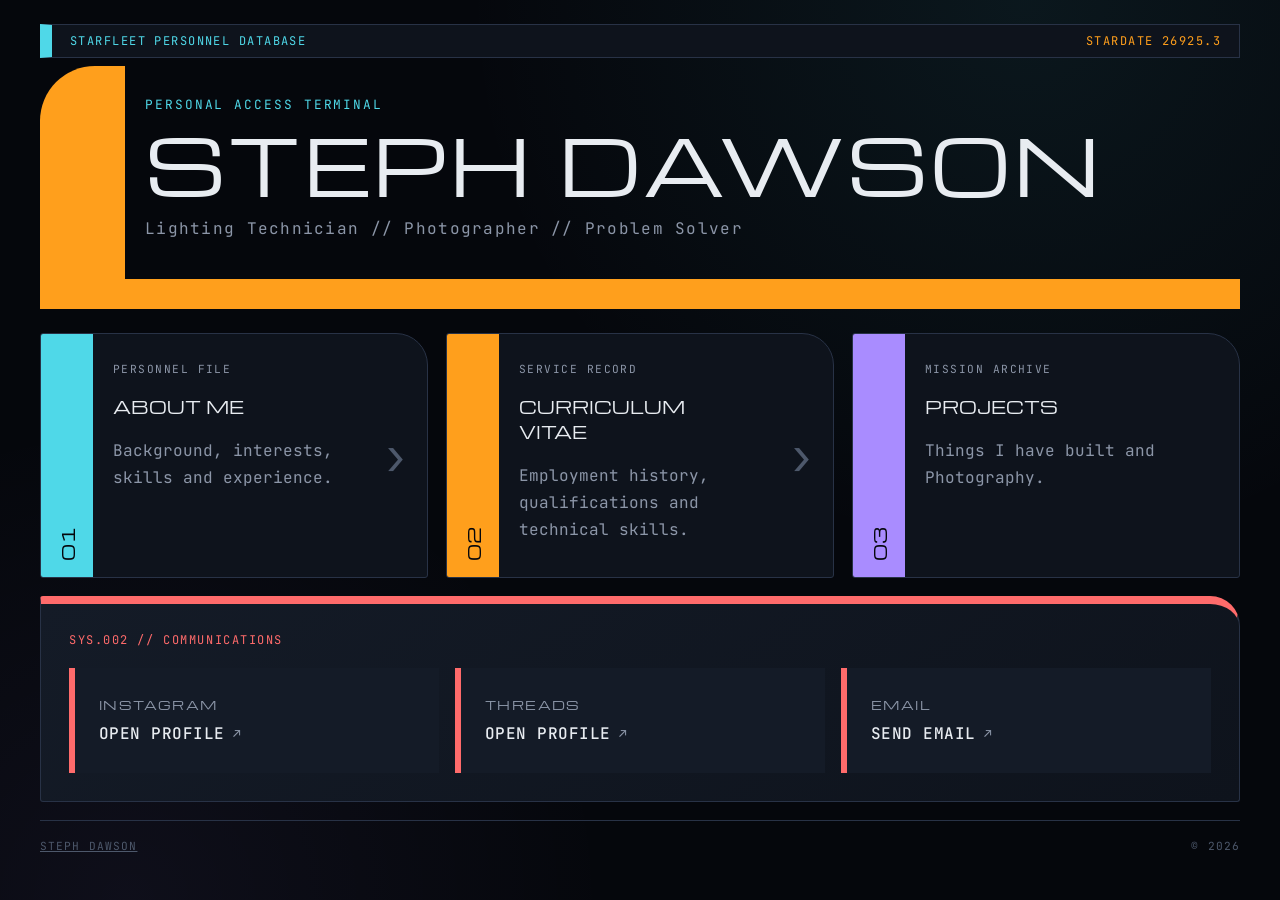
<file: index.html>
<!DOCTYPE html>
<html lang="en">
<head>
  <meta charset="UTF-8">

  <meta
    name="viewport"
    content="width=device-width, initial-scale=1.0"
  >

  <meta
    name="description"
    content="Personal website and project portfolio for Steph Dawson."
  >

  <title>Steph Dawson // Home</title>

  <link rel="stylesheet" href="style.css">
</head>

<body>

  <header class="site-header">

    <div class="stardate-bar">
      <span>STARFLEET PERSONNEL DATABASE</span>

      <span id="stardate">
        STARDATE ----.-
      </span>
    </div>

    <div class="lcars-header">

      <div class="header-elbow" aria-hidden="true"></div>

      <div class="header-content">

        <p class="system-label">
          PERSONAL ACCESS TERMINAL
        </p>

        <h1>STEPH DAWSON</h1>

        <p class="header-subtitle">
          Lighting Technician // Photographer // Problem Solver
        </p>

      </div>

    </div>

  </header>

  <main class="home-grid">


    <a class="navigation-card about-card" href="about.html">

      <div class="card-number">01</div>

      <div class="card-content">
        <p class="card-label">PERSONNEL FILE</p>
        <h2>ABOUT ME</h2>
        <p>
          Background, interests, skills and experience.
        </p>
      </div>

      <span class="card-arrow" aria-hidden="true">›</span>

    </a>

    <a class="navigation-card cv-card" href="cv.html">

      <div class="card-number">02</div>

      <div class="card-content">
        <p class="card-label">SERVICE RECORD</p>
        <h2>CURRICULUM VITAE</h2>
        <p>
          Employment history, qualifications and technical skills.
        </p>
      </div>

      <span class="card-arrow" aria-hidden="true">›</span>

    </a>

    <a class="navigation-card projects-card" href="projects.html">

      <div class="card-number">03</div>

      <div class="card-content">
        <p class="card-label">MISSION ARCHIVE</p>
        <h2>PROJECTS</h2>
        <p>
          Things I have built and Photography.
        </p>
      </div>

      <span class="card-arrow" aria-hidden="true"></span>

    </a>

<section class="communications-panel">

    <p class="communications-heading">
      SYS.002 // COMMUNICATIONS
    </p>

    <div class="communications-grid">

      <a
        class="communications-link"
        href="https://www.instagram.com/celestialteapot/"
        target="_blank"
        rel="noopener noreferrer"
      >
        <span class="communications-name">INSTAGRAM</span>

        <span class="communications-action">
          OPEN PROFILE <span aria-hidden="true">↗</span>
        </span>
      </a>

      <a
        class="communications-link"
        href="https://www.threads.net/@celestialteapot"
        target="_blank"
        rel="noopener noreferrer"
      >
        <span class="communications-name">THREADS</span>

        <span class="communications-action">
          OPEN PROFILE <span aria-hidden="true">↗</span>
        </span>
      </a>

      <a
        class="communications-link"
        href="mailto:celestialteapot@live.co.uk"
      >
        <span class="communications-name">EMAIL</span>

        <span class="communications-action">
          SEND EMAIL <span aria-hidden="true">↗</span>
        </span>
      </a>

    </div>

  </section>
  </main>

  <footer class="site-footer">

    <span><a href="mailto:celestialteapot@live.co.uk">STEPH DAWSON</a></span>

    <span id="current-year"></span>

  </footer>

  <script src="app.js"></script>

</body>
</html>
</file>
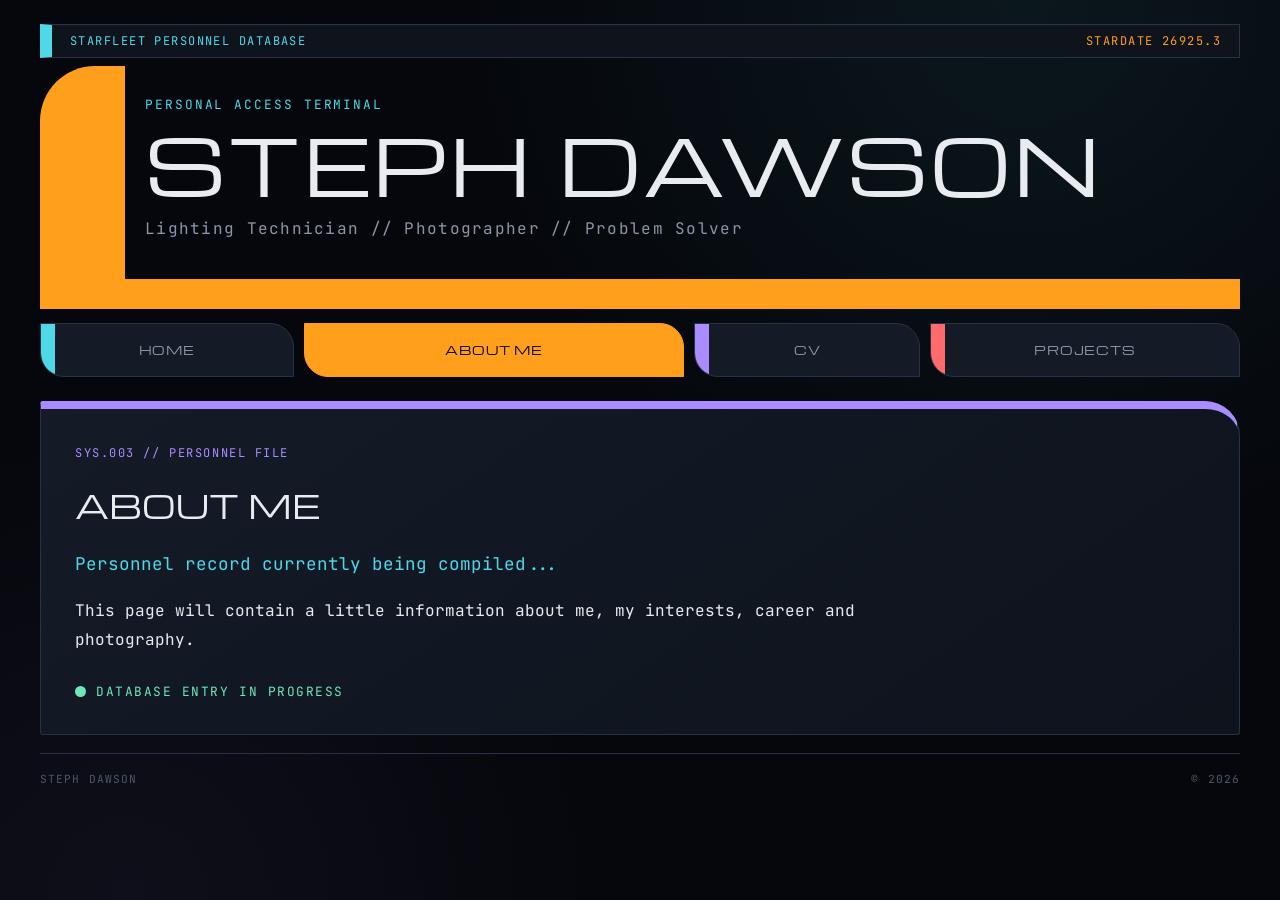
<file: about.html>
<!DOCTYPE html>
<html lang="en">

<head>

    <meta charset="UTF-8">

    <meta name="viewport"
          content="width=device-width, initial-scale=1.0">

    <title>Steph Dawson // About Me</title>

    <link rel="stylesheet" href="style.css">

</head>

<body>

<header class="site-header">

    <div class="stardate-bar">

        <span>STARFLEET PERSONNEL DATABASE</span>

        <span id="stardate">
            STARDATE ----.-
        </span>

    </div>

    <div class="lcars-header">

        <div class="header-elbow"></div>

        <div class="header-content">

            <p class="system-label">
                PERSONAL ACCESS TERMINAL
            </p>

            <h1>STEPH DAWSON</h1>

            <p class="header-subtitle">
                Lighting Technician // Photographer // Problem Solver
            </p>

        </div>

    </div>

    <nav class="main-navigation">

        <a class="nav-link" href="index.html">
            HOME
        </a>

        <a class="nav-link active" href="about.html">
            ABOUT ME
        </a>

        <a class="nav-link" href="cv.html">
            CV
        </a>

        <a class="nav-link" href="projects.html">
            PROJECTS
        </a>

    </nav>

</header>

<main class="home-grid">

    <section class="welcome-panel">

        <p class="panel-code">
            SYS.003 // PERSONNEL FILE
        </p>

        <h2>ABOUT ME</h2>

        <p class="welcome-text">
            Personnel record currently being compiled...
        </p>

        <p>
            This page will contain a little information about me,
            my interests, career and photography.
        </p>

        <div class="status-line">

            <span class="status-light"></span>

            <span>DATABASE ENTRY IN PROGRESS</span>

        </div>

    </section>

</main>

<footer class="site-footer">

    <span>STEPH DAWSON</span>

    <span id="current-year"></span>

</footer>

<script src="app.js"></script>

</body>

</html>
</file>
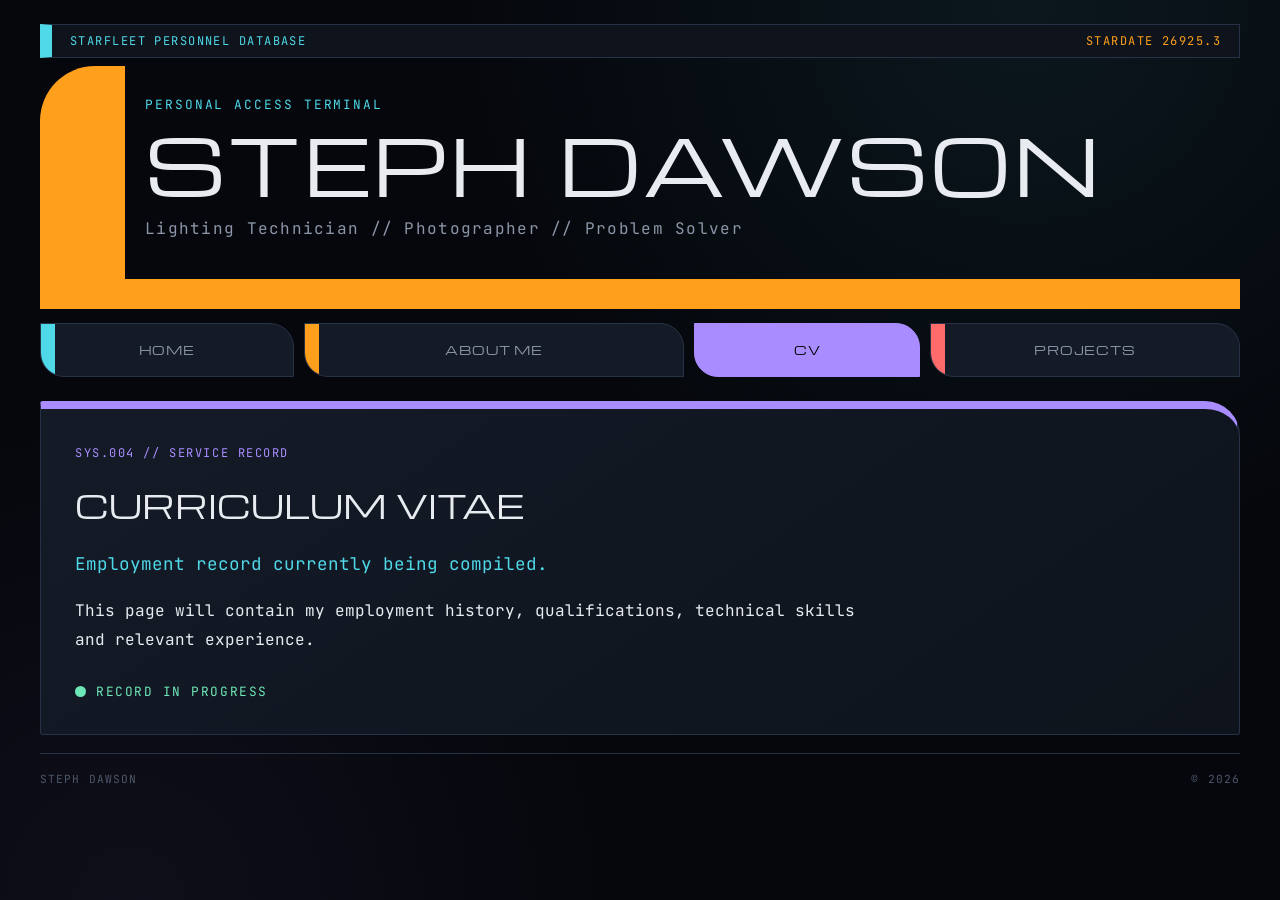
<file: CV.html>
<!DOCTYPE html>
<html lang="en">

<head>

  <meta charset="UTF-8">

  <meta
    name="viewport"
    content="width=device-width, initial-scale=1.0"
  >

  <meta
    name="description"
    content="Curriculum vitae for Steph Dawson."
  >

  <title>Steph Dawson // CV</title>

  <link rel="stylesheet" href="style.css">

</head>

<body>

  <header class="site-header">

    <div class="stardate-bar">

      <span>STARFLEET PERSONNEL DATABASE</span>

      <span id="stardate">
        STARDATE ----.-
      </span>

    </div>

    <div class="lcars-header">

      <div
        class="header-elbow"
        aria-hidden="true"
      ></div>

      <div class="header-content">

        <p class="system-label">
          PERSONAL ACCESS TERMINAL
        </p>

        <h1>STEPH DAWSON</h1>

        <p class="header-subtitle">
          Lighting Technician // Photographer // Problem Solver
        </p>

      </div>

    </div>

    <nav
      class="main-navigation"
      aria-label="Main navigation"
    >

      <a
        class="nav-link"
        href="index.html"
      >
        HOME
      </a>

      <a
        class="nav-link"
        href="about.html"
      >
        ABOUT ME
      </a>

      <a
        class="nav-link active"
        href="cv.html"
        aria-current="page"
      >
        CV
      </a>

      <a
        class="nav-link"
        href="projects.html"
      >
        PROJECTS
      </a>

    </nav>

  </header>

  <main class="home-grid">

    <section class="welcome-panel">

      <p class="panel-code">
        SYS.004 // SERVICE RECORD
      </p>

      <h2>CURRICULUM VITAE</h2>

      <p class="welcome-text">
        Employment record currently being compiled.
      </p>

      <p>
        This page will contain my employment history,
        qualifications, technical skills and relevant experience.
      </p>

      <div class="status-line">

        <span
          class="status-light"
          aria-hidden="true"
        ></span>

        <span>RECORD IN PROGRESS</span>

      </div>

    </section>

  </main>

  <footer class="site-footer">

    <span>STEPH DAWSON</span>

    <span id="current-year"></span>

  </footer>

  <script src="app.js"></script>

</body>

</html>
</file>
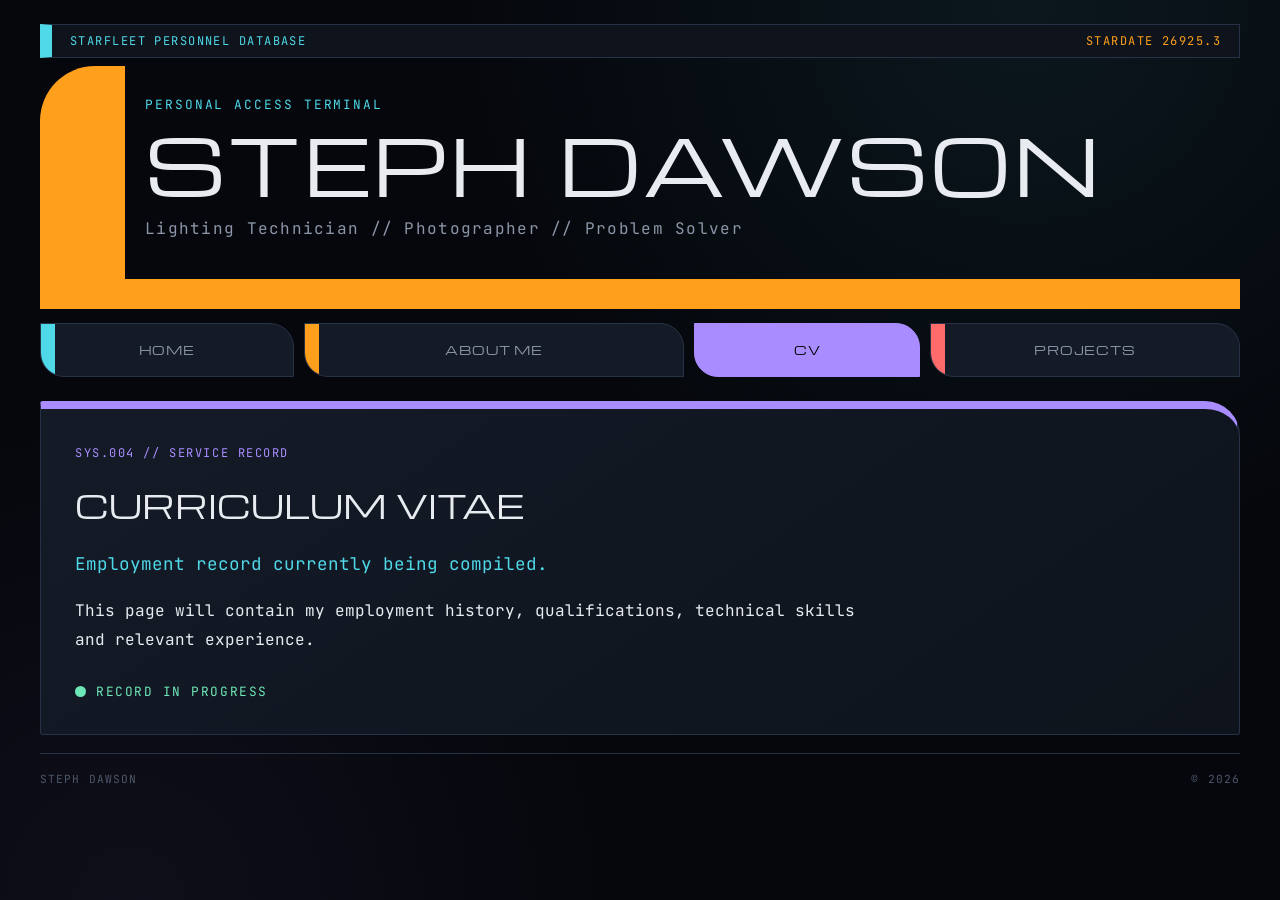
<file: cv.html>
<!DOCTYPE html>
<html lang="en">

<head>

  <meta charset="UTF-8">

  <meta
    name="viewport"
    content="width=device-width, initial-scale=1.0"
  >

  <meta
    name="description"
    content="Curriculum vitae for Steph Dawson."
  >

  <title>Steph Dawson // CV</title>

  <link rel="stylesheet" href="style.css">

</head>

<body>

  <header class="site-header">

    <div class="stardate-bar">

      <span>STARFLEET PERSONNEL DATABASE</span>

      <span id="stardate">
        STARDATE ----.-
      </span>

    </div>

    <div class="lcars-header">

      <div
        class="header-elbow"
        aria-hidden="true"
      ></div>

      <div class="header-content">

        <p class="system-label">
          PERSONAL ACCESS TERMINAL
        </p>

        <h1>STEPH DAWSON</h1>

        <p class="header-subtitle">
          Lighting Technician // Photographer // Problem Solver
        </p>

      </div>

    </div>

    <nav
      class="main-navigation"
      aria-label="Main navigation"
    >

      <a
        class="nav-link"
        href="index.html"
      >
        HOME
      </a>

      <a
        class="nav-link"
        href="about.html"
      >
        ABOUT ME
      </a>

      <a
        class="nav-link active"
        href="cv.html"
        aria-current="page"
      >
        CV
      </a>

      <a
        class="nav-link"
        href="projects.html"
      >
        PROJECTS
      </a>

    </nav>

  </header>

  <main class="home-grid">

    <section class="welcome-panel">

      <p class="panel-code">
        SYS.004 // SERVICE RECORD
      </p>

      <h2>CURRICULUM VITAE</h2>

      <p class="welcome-text">
        Employment record currently being compiled.
      </p>

      <p>
        This page will contain my employment history,
        qualifications, technical skills and relevant experience.
      </p>

      <div class="status-line">

        <span
          class="status-light"
          aria-hidden="true"
        ></span>

        <span>RECORD IN PROGRESS</span>

      </div>

    </section>

  </main>

  <footer class="site-footer">

    <span>STEPH DAWSON</span>

    <span id="current-year"></span>

  </footer>

  <script src="app.js"></script>

</body>

</html>
</file>
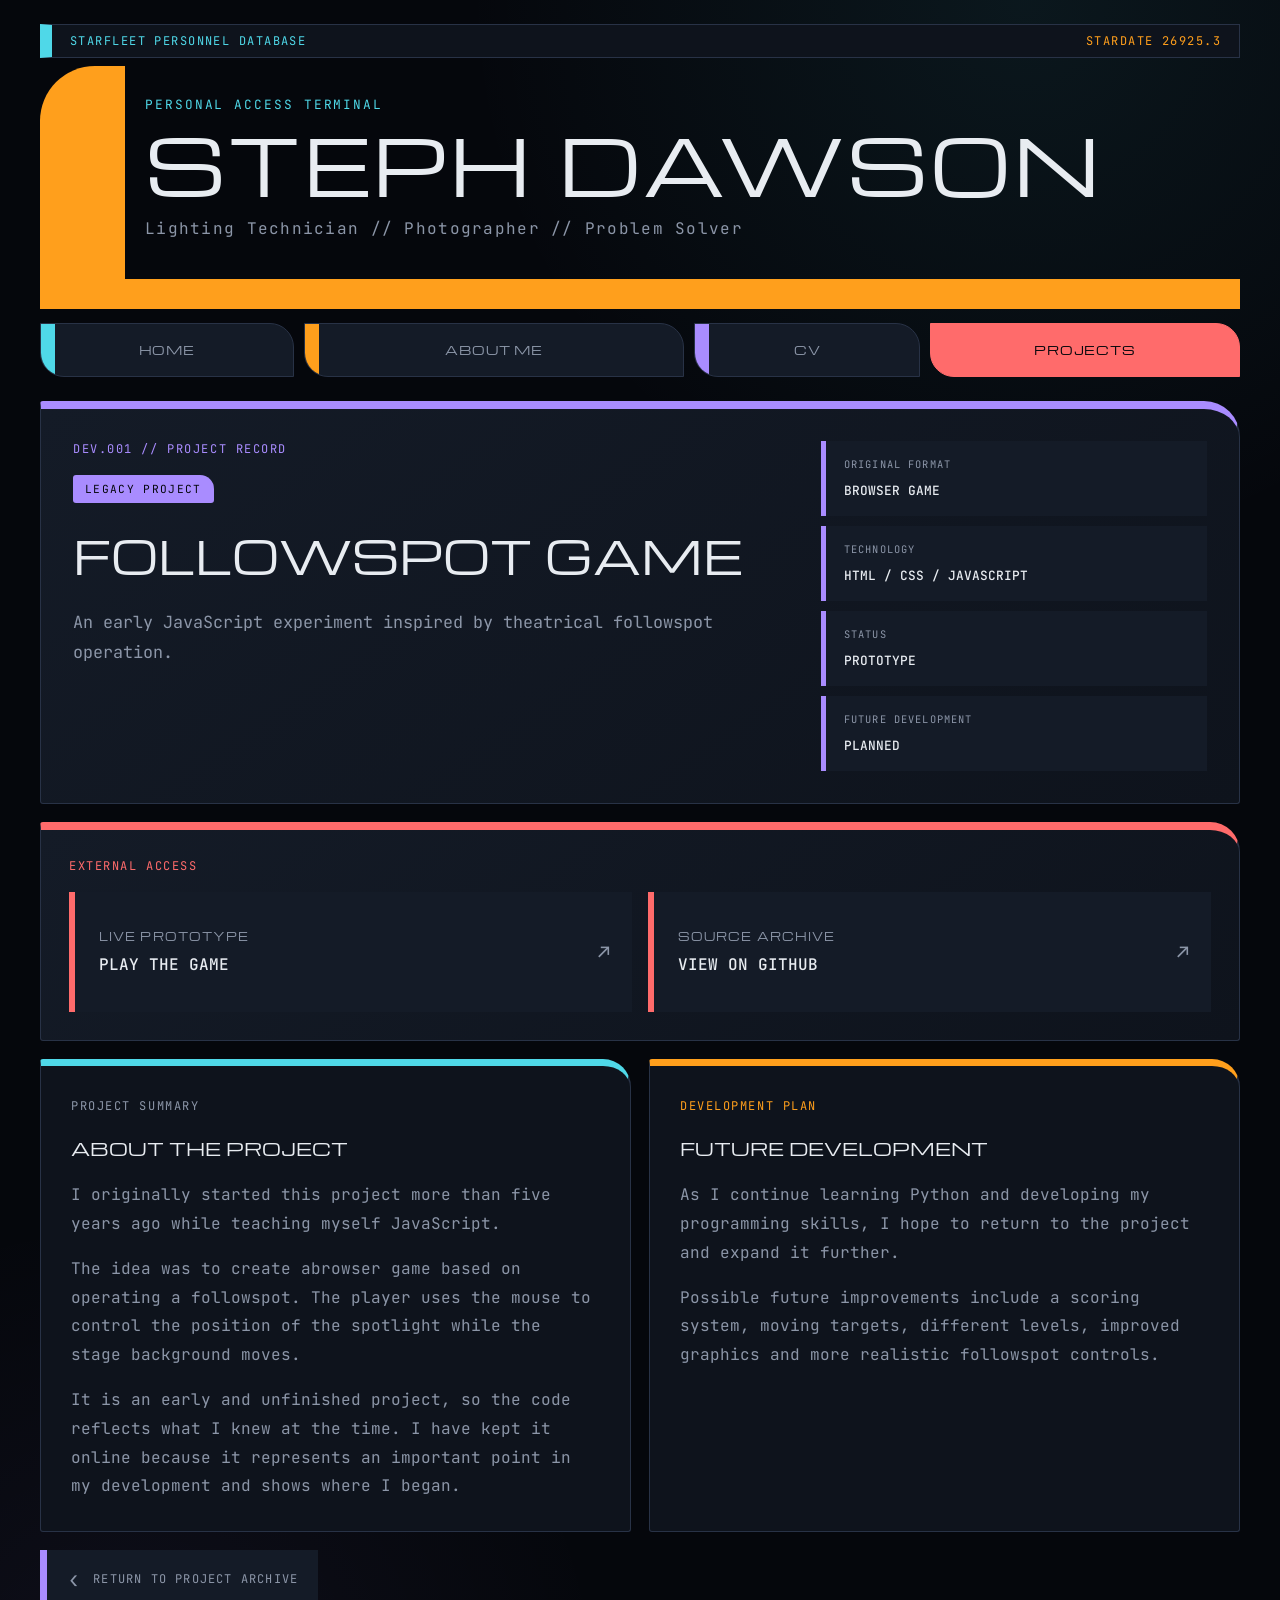
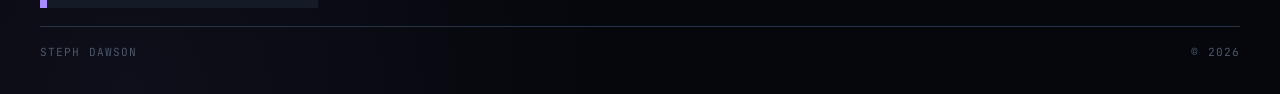
<file: followspot.html>
<!DOCTYPE html>
<html lang="en">

<head>

  <meta charset="UTF-8">

  <meta
    name="viewport"
    content="width=device-width, initial-scale=1.0"
  >

  <meta
    name="description"
    content="An early JavaScript followspot game created by Steph Dawson."
  >

  <title>Steph Dawson // Followspot Game</title>

  <link rel="stylesheet" href="style.css">

</head>

<body>

  <header class="site-header">

    <div class="stardate-bar">

      <span>
        STARFLEET PERSONNEL DATABASE
      </span>

      <span id="stardate">
        STARDATE ----.-
      </span>

    </div>

    <div class="lcars-header">

      <div
        class="header-elbow"
        aria-hidden="true"
      ></div>

      <div class="header-content">

        <p class="system-label">
          PERSONAL ACCESS TERMINAL
        </p>

        <h1>STEPH DAWSON</h1>

        <p class="header-subtitle">
          Lighting Technician // Photographer // Problem Solver
        </p>

      </div>

    </div>

    <nav
      class="main-navigation"
      aria-label="Main navigation"
    >

      <a
        class="nav-link"
        href="index.html"
      >
        HOME
      </a>

      <a
        class="nav-link"
        href="about.html"
      >
        ABOUT ME
      </a>

      <a
        class="nav-link"
        href="cv.html"
      >
        CV
      </a>

      <a
        class="nav-link active"
        href="projects.html"
        aria-current="page"
      >
        PROJECTS
      </a>

    </nav>

  </header>

 <main class="home-grid">

    <section class="project-detail-header">

      <div class="project-detail-heading">

        <p class="panel-code">
          DEV.001 // PROJECT RECORD
        </p>

        <span class="project-status legacy-status">
          LEGACY PROJECT
        </span>

        <h2>FOLLOWSPOT GAME</h2>

        <p class="project-detail-intro">
          An early JavaScript experiment inspired by theatrical
          followspot operation.
        </p>

      </div>

      <div class="project-detail-status">

        <div>
          <span class="detail-label">ORIGINAL FORMAT</span>
          <strong>BROWSER GAME</strong>
        </div>

        <div>
          <span class="detail-label">TECHNOLOGY</span>
          <strong>HTML / CSS / JAVASCRIPT</strong>
        </div>

        <div>
          <span class="detail-label">STATUS</span>
          <strong>PROTOTYPE</strong>
        </div>

        <div>
          <span class="detail-label">FUTURE DEVELOPMENT</span>
          <strong>PLANNED</strong>
        </div>

      </div>

    </section>

    <section class="project-links-panel compact-project-links">

      <p class="panel-code">
        EXTERNAL ACCESS
      </p>

      <div class="project-link-grid">

        <a
          class="project-external-link"
          href="https://celestialteapot01.github.io/spot-game/"
          target="_blank"
          rel="noopener noreferrer"
        >
          <span class="external-link-label">
            LIVE PROTOTYPE
          </span>

          <strong>
            PLAY THE GAME
          </strong>

          <span
            class="external-link-arrow"
            aria-hidden="true"
          >
            ↗
          </span>
        </a>

        <a
          class="project-external-link"
          href="https://github.com/celestialteapot01/spot-game"
          target="_blank"
          rel="noopener noreferrer"
        >
          <span class="external-link-label">
            SOURCE ARCHIVE
          </span>

          <strong>
            VIEW ON GITHUB
          </strong>

          <span
            class="external-link-arrow"
            aria-hidden="true"
          >
            ↗
          </span>
        </a>

      </div>

    </section>


    <section class="project-detail-panel">

      <p class="panel-code">
        PROJECT SUMMARY
      </p>

      <h2>ABOUT THE PROJECT</h2>

      <p>
        I originally started this project more than five years ago while
        teaching myself JavaScript.
      </p>

      <p>
        The idea was to create abrowser game based on operating a followspot. The player uses the mouse to control the
        position of the spotlight while the stage background moves.
      </p>

      <p>
        It is an early and unfinished project, so the code reflects what
        I knew at the time. I have kept it online because it represents
        an important point in my development and shows where I began.
      </p>

    </section>

    <section class="project-detail-panel future-panel">

      <p class="panel-code">
        DEVELOPMENT PLAN
      </p>

      <h2>FUTURE DEVELOPMENT</h2>

      <p>
        As I continue learning Python and developing my programming
        skills, I hope to return to the project and expand it further.
      </p>

      <p>
        Possible future improvements include a scoring system, moving
        targets, different levels, improved graphics and more realistic
        followspot controls.
      </p>

    </section>


    <a
      class="back-to-projects"
      href="projects.html"
    >
      <span aria-hidden="true">‹</span>
      RETURN TO PROJECT ARCHIVE
    </a>

  </main>

  <footer class="site-footer">

    <span>STEPH DAWSON</span>

    <span id="current-year"></span>

  </footer>

  <script src="app.js"></script>

</body>

</html>
</file>
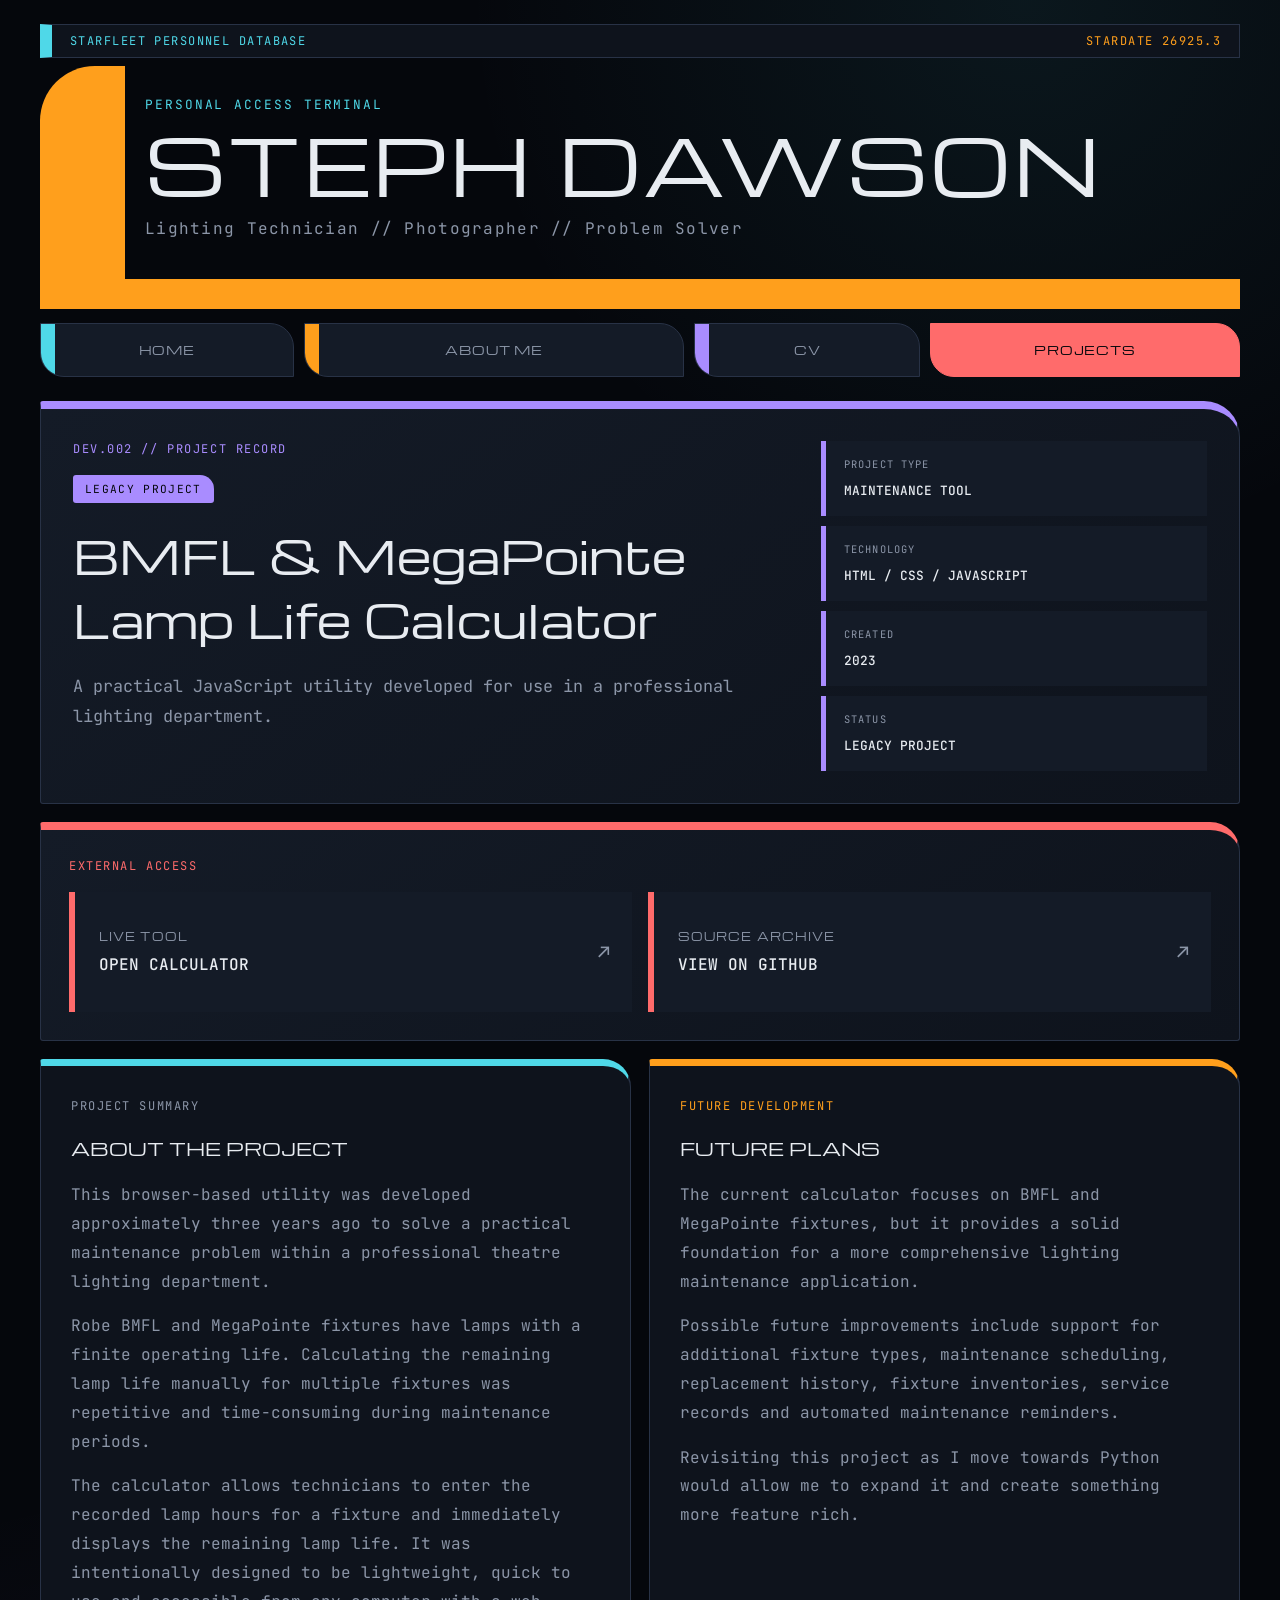
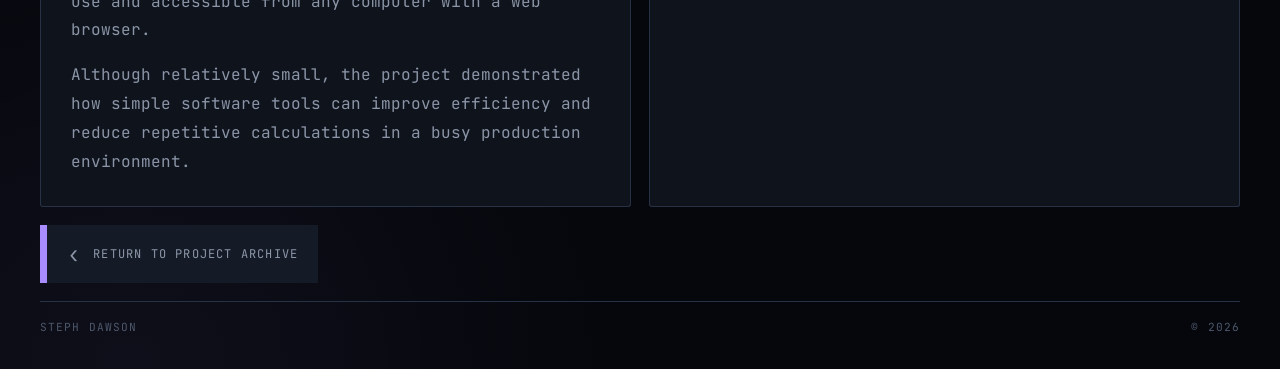
<file: lamp-calculator.html>
<!DOCTYPE html>
<html lang="en">

<head>

    <meta charset="UTF-8">

    <meta
        name="viewport"
        content="width=device-width, initial-scale=1.0"
    >

    <meta
        name="description"
        content="BMFL & MegaPointe Lamp Life Calculator by Steph Dawson."
    >

    <title>Steph Dawson // BMFL & MegaPointe Lamp Life Calculator</title>

    <link rel="stylesheet" href="style.css">

</head>

<body>

    <!-- ==========================================
         Header
    =========================================== -->

    <header class="site-header">

        <div class="stardate-bar">

            <span>
                STARFLEET PERSONNEL DATABASE
            </span>

            <span id="stardate">
                STARDATE ----.-
            </span>

        </div>

        <div class="lcars-header">

            <div
                class="header-elbow"
                aria-hidden="true"
            ></div>

            <div class="header-content">

                <p class="system-label">
                    PERSONAL ACCESS TERMINAL
                </p>

                <h1>STEPH DAWSON</h1>

                <p class="header-subtitle">
                    Lighting Technician // Photographer // Problem Solver
                </p>

            </div>

        </div>

        <nav
            class="main-navigation"
            aria-label="Main navigation"
        >

            <a
                class="nav-link"
                href="index.html"
            >
                HOME
            </a>

            <a
                class="nav-link"
                href="about.html"
            >
                ABOUT ME
            </a>

            <a
                class="nav-link"
                href="cv.html"
            >
                CV
            </a>

            <a
                class="nav-link active"
                href="projects.html"
                aria-current="page"
            >
                PROJECTS
            </a>

        </nav>

    </header>

    <!-- ==========================================
         Main Content
    =========================================== -->

    <main class="home-grid">

        <!-- ======================================
             Project Header
        ======================================= -->

        <section class="project-detail-header">

            <div class="project-detail-heading">

                <p class="panel-code">
                    DEV.002 // PROJECT RECORD
                </p>

                <span class="project-status legacy-status">
                    LEGACY PROJECT
                </span>

                <h2>
                    BMFL &amp; MegaPointe Lamp Life Calculator
                </h2>

                <p class="project-detail-intro">
                    A practical JavaScript utility developed for use in a
                    professional lighting department.
                </p>

            </div>

            <div class="project-detail-status">

                <div>

                    <span class="detail-label">
                        PROJECT TYPE
                    </span>

                    <strong>
                        MAINTENANCE TOOL
                    </strong>

                </div>

                <div>

                    <span class="detail-label">
                        TECHNOLOGY
                    </span>

                    <strong>
                        HTML / CSS / JAVASCRIPT
                    </strong>

                </div>

                <div>

                    <span class="detail-label">
                        CREATED
                    </span>

                    <strong>
                        2023
                    </strong>

                </div>

                <div>

                    <span class="detail-label">
                        STATUS
                    </span>

                    <strong>
                        LEGACY PROJECT
                    </strong>

                </div>

            </div>

        </section>

        <!-- ======================================
             External Links
        ======================================= -->

        <section class="project-links-panel">

            <p class="panel-code">
                EXTERNAL ACCESS
            </p>

            <div class="project-link-grid">

                <a
                    class="project-external-link"
                    href="https://celestialteapot01.github.io/lampcal/"
                    target="_blank"
                    rel="noopener noreferrer"
                >

                    <span class="external-link-label">
                        LIVE TOOL
                    </span>

                    <strong>
                        OPEN CALCULATOR
                    </strong>

                    <span
                        class="external-link-arrow"
                        aria-hidden="true"
                    >
                        ↗
                    </span>

                </a>

                <a
                    class="project-external-link"
                    href="https://github.com/celestialteapot01/lampcal"
                    target="_blank"
                    rel="noopener noreferrer"
                >

                    <span class="external-link-label">
                        SOURCE ARCHIVE
                    </span>

                    <strong>
                        VIEW ON GITHUB
                    </strong>

                    <span
                        class="external-link-arrow"
                        aria-hidden="true"
                    >
                        ↗
                    </span>

                </a>

            </div>

        </section>

        <!-- ======================================
             About
        ======================================= -->

        <section class="project-detail-panel">

            <p class="panel-code">
                PROJECT SUMMARY
            </p>

            <h2>
                ABOUT THE PROJECT
            </h2>

            <p>
                This browser-based utility was developed approximately three
                years ago to solve a practical maintenance problem within a
                professional theatre lighting department.
            </p>

            <p>
                Robe BMFL and MegaPointe fixtures have lamps with a finite
                operating life. Calculating the remaining lamp life manually
                for multiple fixtures was repetitive and time-consuming during
                maintenance periods.
            </p>

            <p>
                The calculator allows technicians to enter the recorded lamp
                hours for a fixture and immediately displays the remaining lamp
                life. It was intentionally designed to be lightweight, quick to
                use and accessible from any computer with a web browser.
            </p>

            <p>
                Although relatively small, the project demonstrated how simple
                software tools can improve efficiency and reduce repetitive
                calculations in a busy production environment.
            </p>

        </section>

        <!-- ======================================
             Future
        ======================================= -->

        <section class="project-detail-panel future-panel">

            <p class="panel-code">
                FUTURE DEVELOPMENT
            </p>

            <h2>
                FUTURE PLANS
            </h2>

            <p>
                The current calculator focuses on BMFL and MegaPointe fixtures,
                but it provides a solid foundation for a more comprehensive
                lighting maintenance application.
            </p>

            <p>
                Possible future improvements include support for additional
                fixture types, maintenance scheduling, replacement history,
                fixture inventories, service records and automated maintenance
                reminders.
            </p>

            <p>
                Revisiting this project as I move towards Python would allow me to expand it and create something more feature rich.
            </p>

        </section>

        <!-- ======================================
             Back
        ======================================= -->

        <a
            class="back-to-projects"
            href="projects.html"
        >

            <span aria-hidden="true">
                ‹
            </span>

            RETURN TO PROJECT ARCHIVE

        </a>

    </main>

    <!-- ==========================================
         Footer
    =========================================== -->

    <footer class="site-footer">

        <span>
            STEPH DAWSON
        </span>

        <span id="current-year"></span>

    </footer>

    <script src="app.js"></script>

</body>

</html>
</file>
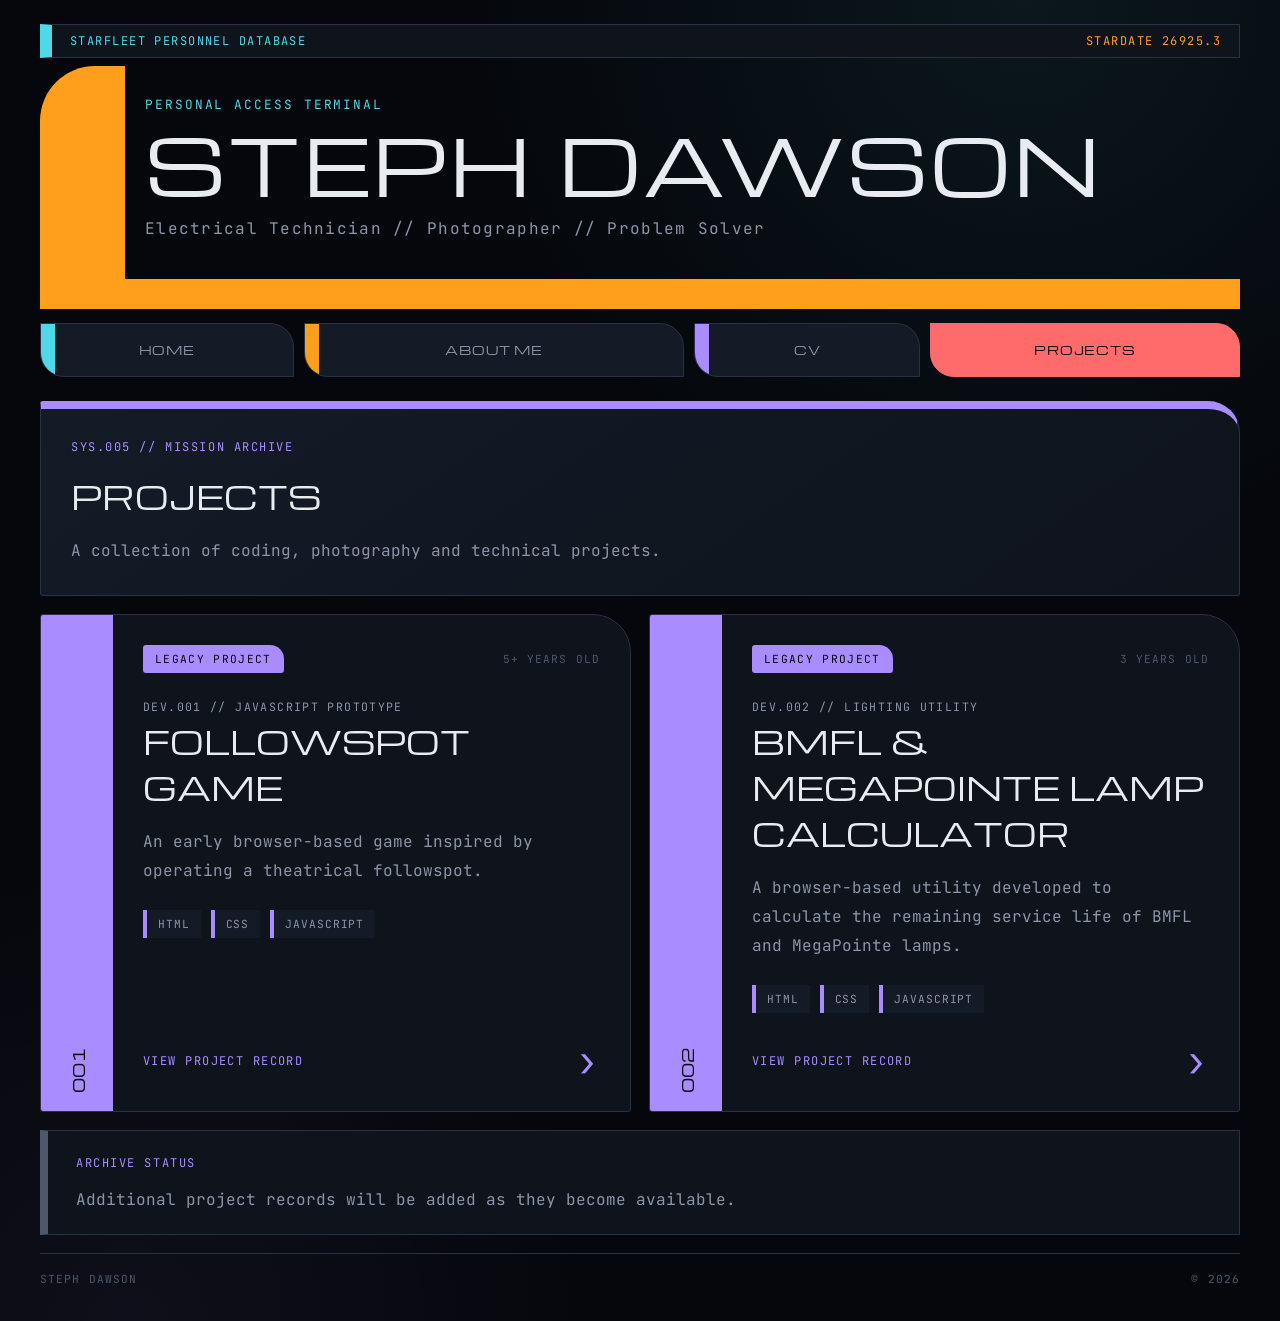
<file: projects.html>
<!DOCTYPE html>
<html lang="en">

<head>

    <meta charset="UTF-8">

    <meta
        name="viewport"
        content="width=device-width, initial-scale=1.0"
    >

    <meta
        name="description"
        content="Technical and creative projects by Steph Dawson."
    >

    <title>Steph Dawson // Projects</title>

    <link rel="stylesheet" href="style.css">

</head>

<body>

    <!-- ==========================================
         Header
    =========================================== -->

    <header class="site-header">

        <div class="stardate-bar">

            <span>STARFLEET PERSONNEL DATABASE</span>

            <span id="stardate">
                STARDATE ----.-
            </span>

        </div>

        <div class="lcars-header">

            <div
                class="header-elbow"
                aria-hidden="true"
            ></div>

            <div class="header-content">

                <p class="system-label">
                    PERSONAL ACCESS TERMINAL
                </p>

                <h1>STEPH DAWSON</h1>

                <p class="header-subtitle">
                    Electrical Technician // Photographer // Problem Solver
                </p>

            </div>

        </div>

        <nav
            class="main-navigation"
            aria-label="Main navigation"
        >

            <a
                class="nav-link"
                href="index.html"
            >
                HOME
            </a>

            <a
                class="nav-link"
                href="about.html"
            >
                ABOUT ME
            </a>

            <a
                class="nav-link"
                href="cv.html"
            >
                CV
            </a>

            <a
                class="nav-link active"
                href="projects.html"
                aria-current="page"
            >
                PROJECTS
            </a>

        </nav>

    </header>

    <!-- ==========================================
         Main Content
    =========================================== -->

    <main class="home-grid">

        <section class="projects-intro">

            <p class="panel-code">
                SYS.005 // MISSION ARCHIVE
            </p>

            <h2>PROJECTS</h2>

            <p class="projects-intro-text">
                A collection of coding, photography and technical projects.
            </p>

        </section>

        <!-- ======================================
             FollowSpot
        ======================================= -->

        <a
            class="project-card legacy-project-card"
            href="followspot.html"
        >

            <div class="project-card-strip">

                <span class="project-number">
                    001
                </span>

            </div>

            <div class="project-card-content">

                <div class="project-card-header">

                    <span class="project-status legacy-status">
                        LEGACY PROJECT
                    </span>

                    <span class="project-date">
                        5+ YEARS OLD
                    </span>

                </div>

                <p class="project-code">
                    DEV.001 // JAVASCRIPT PROTOTYPE
                </p>

                <h2>FOLLOWSPOT GAME</h2>

                <p>
                    An early browser-based game inspired by operating a
                    theatrical followspot.
                </p>

                <div class="project-technology-list">

                    <span>HTML</span>

                    <span>CSS</span>

                    <span>JAVASCRIPT</span>

                </div>

                <div class="project-card-footer">

                    <span>
                        VIEW PROJECT RECORD
                    </span>

                    <span
                        class="project-arrow"
                        aria-hidden="true"
                    >
                        ›
                    </span>

                </div>

            </div>

        </a>

        <a
    class="project-card legacy-project-card"
    href="lamp-calculator.html"
>

    <div class="project-card-strip">

        <span class="project-number">
            002
        </span>

    </div>

    <div class="project-card-content">

        <div class="project-card-header">

            <span class="project-status legacy-status">
                LEGACY PROJECT
            </span>

            <span class="project-date">
                3 YEARS OLD
            </span>

        </div>

        <p class="project-code">
            DEV.002 // LIGHTING UTILITY
        </p>

        <h2>
            BMFL &amp; MEGAPOINTE LAMP CALCULATOR
        </h2>

        <p>
            A browser-based utility developed to calculate the remaining
            service life of BMFL and MegaPointe lamps.
        </p>

        <div class="project-technology-list">

            <span>HTML</span>

            <span>CSS</span>

            <span>JAVASCRIPT</span>

        </div>

        <div class="project-card-footer">

            <span>
                VIEW PROJECT RECORD
            </span>

            <span
                class="project-arrow"
                aria-hidden="true"
            >
                ›
            </span>

        </div>

    </div>

</a>

        <!-- ======================================
             Placeholder
        ======================================= -->

        <section class="project-placeholder-panel">

            <p class="panel-code">
                ARCHIVE STATUS
            </p>

            <p>
                Additional project records will be added as they become
                available.
            </p>

        </section>

    </main>

    <!-- ==========================================
         Footer
    =========================================== -->

    <footer class="site-footer">

        <span>STEPH DAWSON</span>

        <span id="current-year"></span>

    </footer>

    <script src="app.js"></script>

</body>

</html>
</file>
<file: style.css>
/* FONTS */

@font-face {
  font-family: "Michroma";
  src: url("./fonts/Michroma-Regular.ttf") format("truetype");
  font-weight: 400;
  font-style: normal;
  font-display: swap;
}

@font-face {
  font-family: "JetBrains Mono";
  src: url("./fonts/JetBrainsMono-Regular.ttf") format("truetype");
  font-weight: 400;
  font-style: normal;
  font-display: swap;
}

@font-face {
  font-family: "JetBrains Mono";
  src: url("./fonts/JetBrainsMono-Medium.ttf") format("truetype");
  font-weight: 500;
  font-style: normal;
  font-display: swap;
}

@font-face {
  font-family: "JetBrains Mono";
  src: url("./fonts/JetBrainsMono-Bold.ttf") format("truetype");
  font-weight: 700;
  font-style: normal;
  font-display: swap;
}
:root {
  --void: #05070c;
  --panel: #0e131c;
  --panel-2: #141b27;
  --panel-hover: #192333;
  --line: #283246;

  --amber: #ff9f1c;
  --amber-dark: #8d5d18;

  --cyan: #4fd8e8;
  --cyan-dark: #1f5963;

  --violet: #a98cff;
  --violet-dark: #51437f;

  --coral: #ff6b6b;
  --coral-dark: #743737;

  --mint: #6ee7b7;
  --mint-dark: #285f4b;

  --text: #e8ecf1;
  --text-dim: #8c96a8;
  --text-faint: #4d586b;

  --content-width: 1200px;
}

* {
  box-sizing: border-box;
}

html {
  scroll-behavior: smooth;
}

body {
  margin: 0;
  min-height: 100vh;

  background:
    radial-gradient(
      circle at 80% 0%,
      rgba(79, 216, 232, 0.08),
      transparent 35rem
    ),
    radial-gradient(
      circle at 10% 100%,
      rgba(169, 140, 255, 0.06),
      transparent 30rem
    ),
    var(--void);

  color: var(--text);
  font-family: "JetBrains Mono", monospace;
}

a {
  color: inherit;
}

/* ======================================================
   Header
   ====================================================== */

.site-header {
  width: min(var(--content-width), calc(100% - 40px));
  margin: 0 auto;
  padding-top: 24px;
}

.stardate-bar {
  display: flex;
  justify-content: space-between;
  gap: 20px;

  margin-bottom: 8px;
  padding: 8px 18px;

  background: var(--panel);

  border: 1px solid var(--line);
  border-left: 12px solid var(--cyan);

  color: var(--cyan);

  font-size: 0.75rem;
  letter-spacing: 0.12em;
}

#stardate {
  color: var(--amber);
  text-align: right;
}

.lcars-header {
  display: grid;
  grid-template-columns: 105px minmax(0, 1fr);
  min-height: 210px;
}

.header-elbow {
  position: relative;

  margin-right: 20px;

  background: var(--amber);
  border-radius: 55px 0 0 0;
}

.header-elbow::after {
  content: "";

  position: absolute;
  right: -20px;
  bottom: 0;

  width: 85px;
  height: 30px;

  background: var(--amber);
}

.header-content {
  display: flex;
  flex-direction: column;
  justify-content: center;

  padding: 30px 10px 40px 0;

  border-bottom: 30px solid var(--amber);
}

.system-label {
  margin: 0 0 10px;

  color: var(--cyan);

  font-size: 0.8rem;
  letter-spacing: 0.15em;
}

h1,
h2,
h3 {
  font-family: "Michroma", sans-serif;
  font-weight: 400;
}

h1 {
  margin: 0;

  font-size: clamp(2.2rem, 6vw, 5.2rem);
  line-height: 1.05;
  letter-spacing: 0.03em;
}

.header-subtitle {
  margin: 14px 0 0;

  color: var(--text-dim);

  font-size: clamp(0.75rem, 2vw, 1rem);
  letter-spacing: 0.08em;
}

/* ======================================================
   LCARS main navigation
   ====================================================== */

.main-navigation {
  display: grid;

  grid-template-columns:
    minmax(140px, 0.9fr)
    minmax(200px, 1.35fr)
    minmax(120px, 0.8fr)
    minmax(180px, 1.1fr);

  gap: 10px;

  width: 100%;
  margin-top: 14px;
}

.nav-link {
  --nav-colour: var(--cyan);

  position: relative;

  display: flex;
  align-items: center;
  justify-content: center;

  min-width: 0;
  min-height: 54px;

  padding: 0 24px;

  overflow: hidden;

  background: var(--panel-2);

  border: 1px solid var(--line);
  border-radius: 0 24px 0 24px;

  color: var(--text-dim);

  font-family: "Michroma", sans-serif;
  font-size: 0.72rem;
  letter-spacing: 0.08em;

  text-align: center;
  text-decoration: none;

  transition:
    background 160ms ease,
    color 160ms ease,
    border-color 160ms ease,
    transform 160ms ease;
}

.nav-link::before {
  content: "";

  position: absolute;
  inset: 0 auto 0 0;

  width: 14px;

  background: var(--nav-colour);
}

.nav-link:nth-child(1) {
  --nav-colour: var(--cyan);
}

.nav-link:nth-child(2) {
  --nav-colour: var(--amber);
}

.nav-link:nth-child(3) {
  --nav-colour: var(--violet);
}

.nav-link:nth-child(4) {
  --nav-colour: var(--coral);
}

.nav-link:hover,
.nav-link:focus-visible {
  background: var(--panel-hover);
  border-color: var(--nav-colour);

  color: var(--text);

  transform: translateY(-2px);
}

.nav-link.active {
  background: var(--nav-colour);
  border-color: var(--nav-colour);

  color: var(--void);
}

.nav-link.active::before {
  display: none;
}

.nav-link:focus-visible {
  outline: 2px solid var(--nav-colour);
  outline-offset: 3px;
}

/* ======================================================
   Main layout
   ====================================================== */

.home-grid {
  display: grid;
  grid-template-columns: repeat(12, 1fr);

  gap: 18px;

  width: min(var(--content-width), calc(100% - 40px));

  margin: 24px auto 0;
}

.welcome-panel,
.information-panel {
  background:
    linear-gradient(
      145deg,
      var(--panel-2),
      var(--panel)
    );

  border: 1px solid var(--line);
}

/* ======================================================
   Welcome panel
   ====================================================== */

.welcome-panel {
  grid-column: span 12;

  padding: 34px;

  border-top: 8px solid var(--violet);
  border-radius: 3px 35px 3px 3px;
}

.panel-code {
  margin: 0 0 18px;

  color: var(--violet);

  font-size: 0.75rem;
  letter-spacing: 0.13em;
}

.welcome-panel h2 {
  margin: 0 0 20px;

  font-size: clamp(1.25rem, 3vw, 2rem);
}

.welcome-panel p {
  max-width: 790px;
  line-height: 1.8;
}

.welcome-text {
  color: var(--cyan);
  font-size: 1.1rem;
}

.status-line {
  display: flex;
  align-items: center;

  gap: 10px;

  margin-top: 28px;

  color: var(--mint);

  font-size: 0.8rem;
  letter-spacing: 0.12em;
}

.status-light {
  width: 11px;
  height: 11px;

  background: var(--mint);

  border-radius: 50%;

  animation: status-pulse 2s infinite;
}

@keyframes status-pulse {
  0%,
  100% {
    opacity: 1;
  }

  50% {
    opacity: 0.35;
  }
}

/* ======================================================
   Homepage navigation cards
   ====================================================== */

.navigation-card {
  position: relative;

  display: grid;
  grid-template-columns: auto 1fr auto;
  align-items: stretch;

  min-height: 245px;

  overflow: hidden;

  background: var(--panel);

  border: 1px solid var(--line);
  border-radius: 3px 32px 3px 3px;

  text-decoration: none;

  transition:
    transform 160ms ease,
    background 160ms ease,
    border-color 160ms ease;
}

.navigation-card:hover,
.navigation-card:focus-visible {
  background: var(--panel-hover);
  transform: translateY(-4px);
}

.navigation-card:focus-visible {
  outline: 2px solid var(--text);
  outline-offset: 4px;
}

.about-card {
  grid-column: span 4;
}

.cv-card {
  grid-column: span 4;
}

.projects-card {
  grid-column: span 4;
}

.card-number {
  display: flex;
  align-items: flex-end;

  padding: 16px 13px;

  color: var(--void);

  font-family: "Michroma", sans-serif;
  font-size: 1.15rem;

  writing-mode: vertical-rl;
  transform: rotate(180deg);
}

.about-card .card-number {
  background: var(--cyan);
}

.cv-card .card-number {
  background: var(--amber);
}

.projects-card .card-number {
  background: var(--violet);
}

.about-card:hover {
  border-color: var(--cyan);
}

.cv-card:hover {
  border-color: var(--amber);
}

.projects-card:hover {
  border-color: var(--violet);
}

.card-content {
  padding: 28px 20px;
}

.card-label {
  margin: 0 0 18px;

  color: var(--text-dim);

  font-size: 0.7rem;
  letter-spacing: 0.13em;
}

.card-content h2 {
  margin: 0 0 18px;

  font-size: 1.05rem;
  line-height: 1.5;
}

.card-content p:last-child {
  margin: 0;

  color: var(--text-dim);

  line-height: 1.7;
}

.card-arrow {
  display: flex;
  align-items: center;

  padding: 0 17px;

  color: var(--text-faint);

  font-size: 3rem;
}

.navigation-card:hover .card-arrow {
  color: var(--text);
}

/* ======================================================
   Information panel
   ====================================================== */

.information-panel {
  grid-column: span 12;

  padding: 28px;

  border-top: 8px solid var(--coral);
  border-radius: 3px 30px 3px 3px;
}

.information-panel .panel-code {
  color: var(--coral);
}

.information-grid {
  display: grid;
  grid-template-columns: repeat(3, 1fr);

  gap: 14px;
}

.information-grid > div {
  padding: 18px;

  background: var(--panel-2);

  border-left: 6px solid var(--coral);
}

.information-label {
  display: block;

  margin-bottom: 10px;

  color: var(--text-dim);

  font-size: 0.7rem;
  letter-spacing: 0.12em;
}

.information-grid strong {
  color: var(--text);

  font-size: 0.85rem;
  font-weight: 500;
}

/* ======================================================
   Communications panel
   ====================================================== */

.communications-panel {
  grid-column: span 12;

  width: 100%;
  min-width: 0;

  padding: 28px;

  background:
    linear-gradient(
      145deg,
      var(--panel-2),
      var(--panel)
    );

  border: 1px solid var(--line);
  border-top: 8px solid var(--coral);
  border-radius: 3px 30px 3px 3px;
}

.communications-heading {
  margin: 0 0 20px;

  color: var(--coral);

  font-size: 0.75rem;
  letter-spacing: 0.13em;
}

.communications-grid {
  display: grid;
  grid-template-columns: repeat(3, minmax(0, 1fr));

  gap: 16px;

  width: 100%;
}

.communications-link {
  display: flex;
  flex-direction: column;
  justify-content: center;

  min-width: 0;
  min-height: 105px;

  padding: 20px 24px;

  background: var(--panel-2);

  border-left: 6px solid var(--coral);

  color: var(--text);

  text-decoration: none;

  transition:
    background 160ms ease,
    border-color 160ms ease,
    transform 160ms ease;
}

.communications-name {
  display: block;

  margin-bottom: 10px;

  color: var(--text-dim);

  font-family: "Michroma", sans-serif;
  font-size: 0.72rem;
  font-weight: 400;
  letter-spacing: 0.12em;
}

.communications-action {
  display: inline-flex;
  align-items: center;

  gap: 8px;

  color: var(--text);

  font-family: "JetBrains Mono", monospace;
  font-size: 1rem;
  font-weight: 500;
  letter-spacing: 0.03em;
}

.communications-action span {
  color: var(--text-dim);
  font-size: 0.8rem;
}

.communications-link:hover,
.communications-link:focus-visible {
  background: var(--panel-hover);
  border-left-color: var(--cyan);

  transform: translateY(-2px);
}

.communications-link:hover .communications-name,
.communications-link:hover .communications-action,
.communications-link:focus-visible .communications-name,
.communications-link:focus-visible .communications-action {
  color: var(--cyan);
}

.communications-link:focus-visible {
  outline: 2px solid var(--cyan);
  outline-offset: 3px;
}

/* ======================================================
   Footer
   ====================================================== */

.site-footer {
  display: flex;
  justify-content: space-between;

  width: min(var(--content-width), calc(100% - 40px));

  margin: 18px auto 0;
  padding: 18px 0 35px;

  border-top: 1px solid var(--line);

  color: var(--text-faint);

  font-size: 0.7rem;
  letter-spacing: 0.1em;
}

/* ======================================================
   Projects archive
   ====================================================== */

.projects-intro {
  grid-column: span 12;

  padding: 30px;

  background:
    linear-gradient(
      145deg,
      var(--panel-2),
      var(--panel)
    );

  border: 1px solid var(--line);
  border-top: 8px solid var(--violet);
  border-radius: 3px 32px 3px 3px;
}

.projects-intro h2 {
  margin: 0 0 18px;

  font-size: clamp(1.4rem, 3vw, 2rem);
}

.projects-intro-text {
  margin: 0;

  color: var(--text-dim);

  line-height: 1.8;
}

.project-card {
  grid-column: span 6;

  display: grid;
  grid-template-columns: 72px minmax(0, 1fr);

  min-width: 0;
  min-height: 310px;

  overflow: hidden;

  background: var(--panel);

  border: 1px solid var(--line);
  border-radius: 3px 38px 3px 3px;

  color: var(--text);
  text-decoration: none;

  transition:
    background 160ms ease,
    border-color 160ms ease,
    transform 160ms ease;
}

.project-card:hover,
.project-card:focus-visible {
  background: var(--panel-hover);
  border-color: var(--violet);

  transform: translateY(-4px);
}

.project-card:focus-visible {
  outline: 2px solid var(--violet);
  outline-offset: 4px;
}

.project-card-strip {
  display: flex;
  align-items: flex-end;
  justify-content: center;

  padding: 18px 10px;

  background: var(--violet);
}

.project-number {
  color: var(--void);

  font-family: "Michroma", sans-serif;
  font-size: 1rem;

  writing-mode: vertical-rl;
  transform: rotate(180deg);
}

.project-card-content {
  display: flex;
  flex-direction: column;

  min-width: 0;

  padding: 30px;
}

.project-card-header {
  display: flex;
  align-items: center;
  justify-content: space-between;
  flex-wrap: wrap;

  gap: 14px;

  margin-bottom: 24px;
}

.project-status {
  display: inline-flex;
  align-items: center;

  width: fit-content;

  padding: 7px 12px;

  border-radius: 3px 14px 3px 3px;

  font-size: 0.7rem;
  letter-spacing: 0.12em;
}

.legacy-status {
  background: var(--violet);

  color: var(--void);
}

.project-date {
  color: var(--text-faint);

  font-size: 0.7rem;
  letter-spacing: 0.1em;
}

.project-code {
  margin: 0 0 12px;

  color: var(--violet);

  font-size: 0.72rem;
  letter-spacing: 0.12em;
}

.project-card-content h2 {
  margin: 0 0 18px;

  font-size: clamp(1.3rem, 3vw, 2rem);
}

.project-card-content > p {
  max-width: 760px;

  margin: 0;

  color: var(--text-dim);

  line-height: 1.8;
}

.project-technology-list {
  display: flex;
  flex-wrap: wrap;

  gap: 10px;

  margin-top: 24px;
}

.project-technology-list span {
  padding: 7px 11px;

  background: var(--panel-2);
  border-left: 4px solid var(--violet);

  color: var(--text-dim);

  font-size: 0.7rem;
  letter-spacing: 0.08em;
}

.project-card-footer {
  display: flex;
  align-items: center;
  justify-content: space-between;

  gap: 20px;

  margin-top: auto;
  padding-top: 28px;

  color: var(--violet);

  font-size: 0.75rem;
  letter-spacing: 0.12em;
}

.project-arrow {
  font-size: 2.5rem;
  line-height: 1;

  transition: transform 160ms ease;
}

.project-card:hover .project-arrow {
  transform: translateX(6px);
}

.project-placeholder-panel {
  grid-column: span 12;

  padding: 24px 28px;

  background: var(--panel);
  border: 1px solid var(--line);
  border-left: 8px solid var(--text-faint);

  color: var(--text-dim);
}

.project-placeholder-panel p:last-child {
  margin-bottom: 0;
}

/* ======================================================
   Individual project page
   ====================================================== */

.project-detail-header {
  grid-column: span 12;

  display: grid;
  grid-template-columns: minmax(0, 1.5fr) minmax(280px, 0.8fr);

  gap: 24px;

  padding: 32px;

  background:
    linear-gradient(
      145deg,
      var(--panel-2),
      var(--panel)
    );

  border: 1px solid var(--line);
  border-top: 8px solid var(--violet);
  border-radius: 3px 36px 3px 3px;
}

.project-detail-heading {
  min-width: 0;
}

.project-detail-heading h2 {
  margin: 20px 0;

  font-size: clamp(1.6rem, 4vw, 2.8rem);
}

.project-detail-intro {
  max-width: 700px;

  margin: 0;

  color: var(--text-dim);

  font-size: 1.05rem;
  line-height: 1.8;
}

.project-detail-status {
  display: grid;
  grid-template-columns: 1fr;

  gap: 10px;
}

.project-detail-status > div {
  padding: 16px 18px;

  background: var(--panel-2);

  border-left: 5px solid var(--violet);
}

.detail-label {
  display: block;

  margin-bottom: 8px;

  color: var(--text-dim);

  font-size: 0.65rem;
  letter-spacing: 0.11em;
}

.project-detail-status strong {
  color: var(--text);

  font-size: 0.8rem;
  font-weight: 500;
}

.project-detail-panel {
  grid-column: span 6;

  padding: 30px;

  background: var(--panel);

  border: 1px solid var(--line);
  border-top: 7px solid var(--cyan);
  border-radius: 3px 28px 3px 3px;
}

.project-detail-panel h2 {
  margin: 0 0 20px;

  font-size: 1.15rem;
}

.project-detail-panel p {
  color: var(--text-dim);

  line-height: 1.8;
}

.project-detail-panel p:last-child {
  margin-bottom: 0;
}

.future-panel {
  border-top-color: var(--amber);
}

.future-panel .panel-code {
  color: var(--amber);
}

.project-links-panel {
  grid-column: span 12;

  padding: 28px;

  background:
    linear-gradient(
      145deg,
      var(--panel-2),
      var(--panel)
    );

  border: 1px solid var(--line);
  border-top: 8px solid var(--coral);
  border-radius: 3px 30px 3px 3px;
}

.project-links-panel .panel-code {
  color: var(--coral);
}

.project-link-grid {
  display: grid;
  grid-template-columns: repeat(2, minmax(0, 1fr));

  gap: 16px;
}

.project-external-link {
  position: relative;

  display: flex;
  flex-direction: column;
  justify-content: center;

  min-height: 120px;

  padding: 22px 54px 22px 24px;

  background: var(--panel-2);
  border-left: 6px solid var(--coral);

  color: var(--text);
  text-decoration: none;

  transition:
    background 160ms ease,
    border-color 160ms ease,
    transform 160ms ease;
}

.project-external-link:hover,
.project-external-link:focus-visible {
  background: var(--panel-hover);
  border-left-color: var(--cyan);

  transform: translateY(-2px);
}

.project-external-link:focus-visible {
  outline: 2px solid var(--cyan);
  outline-offset: 3px;
}

.external-link-label {
  margin-bottom: 10px;

  color: var(--text-dim);

  font-family: "Michroma", sans-serif;
  font-size: 0.68rem;
  letter-spacing: 0.1em;
}

.project-external-link strong {
  font-size: 1rem;
  font-weight: 500;
}

.external-link-arrow {
  position: absolute;
  top: 50%;
  right: 22px;

  color: var(--text-dim);

  font-size: 1.25rem;

  transform: translateY(-50%);
}

.project-external-link:hover strong,
.project-external-link:hover .external-link-arrow {
  color: var(--cyan);
}

.back-to-projects {
  grid-column: span 12;

  display: inline-flex;
  align-items: center;

  gap: 12px;

  width: fit-content;

  padding: 14px 20px;

  background: var(--panel-2);
  border-left: 7px solid var(--violet);

  color: var(--text-dim);

  font-size: 0.75rem;
  letter-spacing: 0.1em;
  text-decoration: none;

  transition:
    background 160ms ease,
    color 160ms ease;
}

.back-to-projects span {
  font-size: 1.4rem;
}

.back-to-projects:hover,
.back-to-projects:focus-visible {
  background: var(--panel-hover);
  color: var(--violet);
}


/* ======================================================
   Responsive layout
   ====================================================== */

@media (max-width: 850px) {
  .about-card,
  .cv-card,
  .projects-card {
    grid-column: span 12;
    min-height: 190px;
  }

  .information-grid,
  .communications-grid,
  .project-link-grid {
    grid-template-columns: 1fr;
  }

  .project-detail-header {
    grid-template-columns: 1fr;
  }

  .project-detail-panel {
    grid-column: span 12;
  }
}

@media (max-width: 650px) {
  .site-header,
  .home-grid,
  .site-footer {
    width: min(100% - 24px, var(--content-width));
  }

  .stardate-bar {
    align-items: flex-start;
    flex-direction: column;
  }

  #stardate {
    text-align: left;
  }

  .lcars-header {
    grid-template-columns: 45px minmax(0, 1fr);
    min-height: 170px;
  }

  .header-elbow {
    margin-right: 12px;
    border-radius: 25px 0 0 0;
  }

  .header-elbow::after {
    right: -12px;
    width: 38px;
    height: 20px;
  }

  .header-content {
    padding-right: 0;
    border-bottom-width: 20px;
  }

  .main-navigation {
    grid-template-columns: repeat(2, minmax(0, 1fr));
    gap: 8px;
  }

  .nav-link {
    min-height: 50px;
    padding: 0 14px;
    font-size: 0.65rem;
  }

  .welcome-panel,
  .projects-intro,
  .project-detail-header,
  .project-detail-panel,
  .project-links-panel,
  .communications-panel {
    padding: 22px;
  }

  .navigation-card {
    grid-template-columns: 44px 1fr 35px;
  }

  .card-number {
    padding: 12px 9px;
    font-size: 0.9rem;
  }

  .card-content {
    padding: 22px 16px;
  }

  .project-card {
    grid-template-columns: 48px minmax(0, 1fr);
  }

  .project-card-content {
    padding: 22px 18px;
  }

  .project-card-header {
    align-items: flex-start;
    flex-direction: column;
  }

  .communications-link {
    min-height: 90px;
  }
}
</file>
